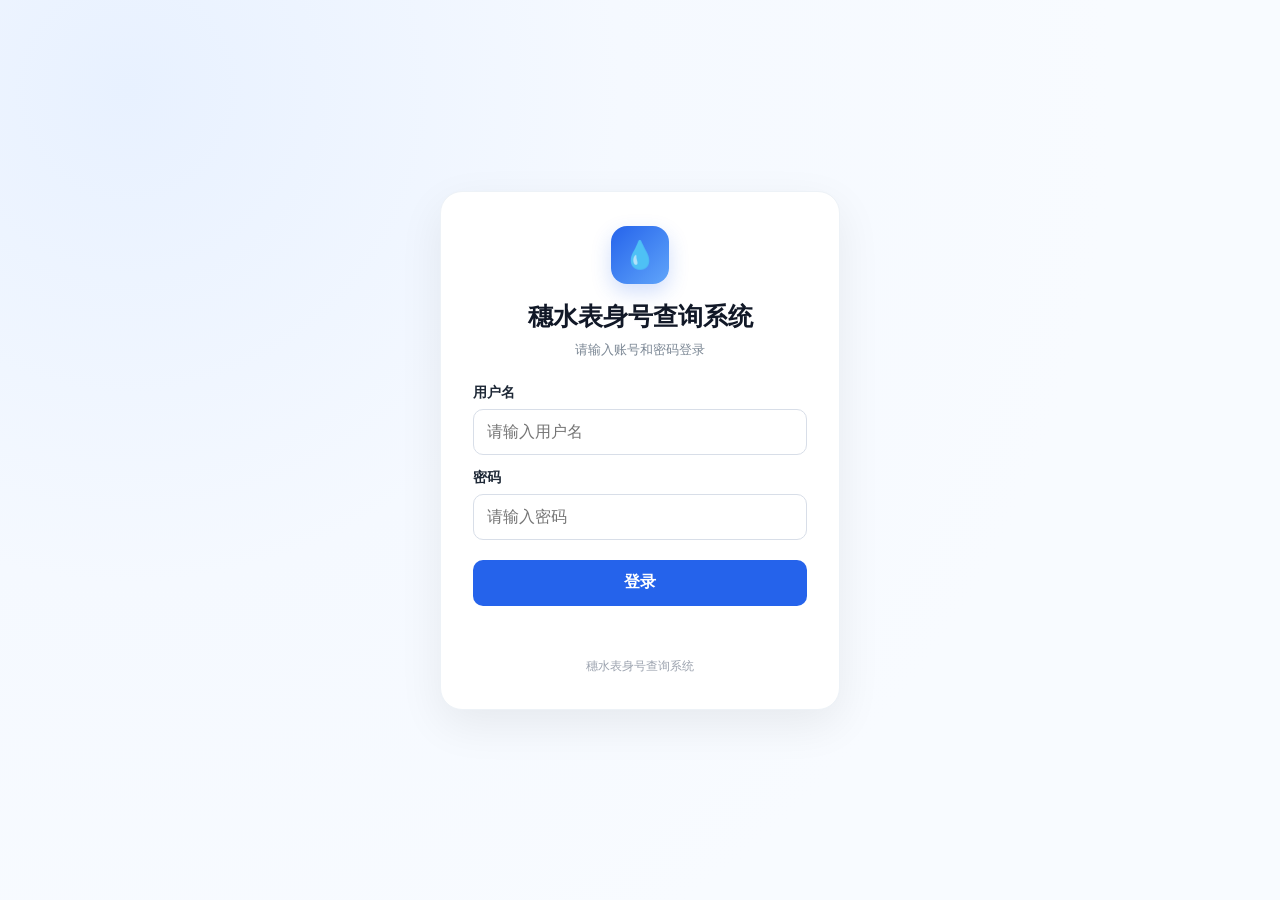
<file: index.html>
<!doctype html>
<html lang="zh-CN">

<head>
    <meta charset="utf-8">
    <meta name="viewport" content="width=device-width,initial-scale=1">

    <title>登录 - 穗水表身号查询系统</title>

    <link rel="stylesheet" href="./style.css">
</head>

<body class="login-page">

<div class="login-box">

    <div class="logo">
        💧
    </div>

    <h1>
        穗水表身号查询系统
    </h1>

    <div class="login-sub">
        请输入账号和密码登录
    </div>


    <form id="loginForm">

        <div class="field">

            <label for="username">
                用户名
            </label>

            <input
                id="username"
                type="text"
                autocomplete="username"
                placeholder="请输入用户名"
                required
            >

        </div>


        <div class="field">

            <label for="password">
                密码
            </label>

            <input
                id="password"
                type="password"
                autocomplete="current-password"
                placeholder="请输入密码"
                required
            >

        </div>


        <button
            class="login-btn"
            id="loginBtn"
            type="submit"
        >
            登录
        </button>


        <div
            class="login-error"
            id="error"
        ></div>

    </form>


    <div class="login-footer">
        穗水表身号查询系统
    </div>

</div>


<script>

/* =========================================================
   API 地址
========================================================= */

const API_BASE = "https://sg.oixvideos.top";


/* =========================================================
   已登录检查
========================================================= */

const oldToken =
    sessionStorage.getItem("suiwater_token");


if (oldToken) {

    fetch(
        API_BASE + "/api/auth/check",
        {
            method: "GET",

            headers: {
                "Authorization":
                    "Bearer " + oldToken
            }
        }
    )
    .then(response => {

        if (response.ok) {

            location.replace("query.html");

        } else {

            sessionStorage.removeItem(
                "suiwater_token"
            );

        }

    })
    .catch(() => {

        /*
         * API 暂时无法连接时，
         * 不影响登录页面显示。
         */

    });

}


/* =========================================================
   登录
========================================================= */

document
.getElementById("loginForm")
.addEventListener(
    "submit",
    async function(e) {

        e.preventDefault();


        const username =
            document
            .getElementById("username")
            .value
            .trim();


        const password =
            document
            .getElementById("password")
            .value;


        const error =
            document
            .getElementById("error");


        const btn =
            document
            .getElementById("loginBtn");


        error.textContent = "";


        if (!username || !password) {

            error.textContent =
                "请输入用户名和密码";

            return;
        }


        btn.disabled = true;

        btn.textContent =
            "⏳ 登录中...";


        try {

            const response =
                await fetch(
                    API_BASE + "/api/login",
                    {
                        method: "POST",

                        headers: {
                            "Content-Type":
                                "application/json"
                        },

                        body:
                            JSON.stringify({
                                username:
                                    username,

                                password:
                                    password
                            })
                    }
                );


            let data = {};

            try {

                data =
                    await response.json();

            } catch {

                throw new Error(
                    "服务器返回数据异常"
                );

            }


            if (
                !response.ok ||
                !data.success
            ) {

                throw new Error(
                    data.message ||
                    "用户名或密码错误"
                );

            }


            if (!data.token) {

                throw new Error(
                    "登录成功，但服务器没有返回 Token"
                );

            }


            /*
             * 保存登录 Token
             */

            sessionStorage.setItem(
                "suiwater_token",
                data.token
            );


            /*
             * 跳转查询页面
             */

            location.replace(
                "query.html"
            );


        } catch (e) {

            console.error(
                "登录错误：",
                e
            );


            error.textContent =
                e.message ||
                "登录失败，请检查 API 服务";


        } finally {

            btn.disabled = false;

            btn.textContent =
                "登录";

        }

    }
);

</script>

</body>
</html>
</file>
<file: style.css>
*{
    box-sizing:border-box;
}

html,
body{
    margin:0;
    min-height:100%;
    font-family:
        "Microsoft YaHei",
        "Segoe UI",
        "PingFang SC",
        Arial,
        sans-serif;
    color:#1f2937;
}

body{
    background:
        radial-gradient(
            circle at 10% 10%,
            #e8f1ff 0,
            #f5f9ff 35%,
            #f8fbff 70%
        );
}

button,
input,
textarea,
select{
    font:inherit;
}

button{
    cursor:pointer;
}


/* =========================================================
   登录页面
========================================================= */

.login-page{
    min-height:100vh;

    display:grid;

    place-items:center;

    padding:20px;
}


.login-box{
    width:min(400px,92vw);

    background:#fff;

    border:1px solid #edf2f7;

    border-radius:22px;

    padding:34px 32px;

    box-shadow:
        0 15px 45px rgba(0,0,0,.07);
}


.login-box .logo{
    width:58px;
    height:58px;

    border-radius:16px;

    display:grid;
    place-items:center;

    margin:0 auto 16px;

    background:
        linear-gradient(
            135deg,
            #2563eb,
            #60a5fa
        );

    color:#fff;

    font-size:27px;

    box-shadow:
        0 8px 20px
        rgba(37,99,235,.21);
}


.login-box h1{
    margin:0 0 8px;

    text-align:center;

    font-size:25px;

    font-weight:700;

    color:#111827;
}


.login-sub{
    text-align:center;

    color:#7b8794;

    font-size:13px;

    margin-bottom:25px;
}


.field{
    margin-bottom:14px;
}


.field label{
    display:block;

    font-size:14px;

    font-weight:600;

    margin-bottom:7px;
}


.field input{
    width:100%;

    height:46px;

    padding:0 13px;

    border:1px solid #d8dee8;

    border-radius:10px;

    background:#fff;

    outline:0;

    transition:.2s;
}


.field input:focus{
    border-color:#2563eb;

    box-shadow:
        0 0 0 3px
        rgba(37,99,235,.08);
}


.login-btn{
    width:100%;

    height:46px;

    margin-top:6px;

    border:0;

    border-radius:10px;

    background:#2563eb;

    color:#fff;

    font-weight:600;

    transition:.2s;
}


.login-btn:hover{
    background:#1d4ed8;
}


.login-btn:disabled{
    opacity:.65;

    cursor:not-allowed;
}


.login-error{
    min-height:22px;

    margin-top:12px;

    color:#dc2626;

    text-align:center;

    font-size:13px;
}


.login-footer{
    margin-top:18px;

    color:#9ca3af;

    text-align:center;

    font-size:12px;
}


/* =========================================================
   主容器
========================================================= */

.wrap{
    width:94%;

    max-width:1400px;

    margin:28px auto 45px;
}


/* =========================================================
   卡片
========================================================= */

.card{
    background:
        rgba(255,255,255,.96);

    border:1px solid #e7edf5;

    border-radius:16px;

    box-shadow:
        0 8px 28px
        rgba(31,41,55,.07);

    margin-bottom:18px;
}


/* =========================================================
   顶部
========================================================= */

.header{
    padding:22px 26px;

    display:flex;

    align-items:center;

    justify-content:space-between;

    gap:20px;
}


.logo-area{
    display:flex;

    align-items:center;

    gap:15px;
}


.header .logo{
    width:48px;
    height:48px;

    border-radius:12px;

    display:flex;

    align-items:center;

    justify-content:center;

    background:
        linear-gradient(
            135deg,
            #2563eb,
            #3b82f6
        );

    color:#fff;

    font-size:25px;

    box-shadow:
        0 6px 16px
        rgba(37,99,235,.25);
}


.title h1{
    margin:0;

    font-size:24px;

    font-weight:700;

    color:#111827;
}


.title .sub{
    margin-top:5px;

    font-size:13px;

    color:#7b8794;
}


.header-right{
    display:flex;

    align-items:center;

    gap:10px;
}


.server-status{
    display:flex;

    align-items:center;

    gap:8px;

    padding:8px 13px;

    border-radius:20px;

    background:#f0fdf4;

    color:#15803d;

    font-size:13px;

    white-space:nowrap;
}


.server-dot{
    width:8px;
    height:8px;

    background:#22c55e;

    border-radius:50%;

    flex:none;
}


.logout{
    height:36px;

    padding:0 14px;

    border:1px solid #d8e0ea;

    border-radius:8px;

    background:#fff;

    color:#374151;

    font-size:13px;

    transition:.18s;
}


.logout:hover{
    background:#f8fafc;

    transform:translateY(-1px);
}


/* =========================================================
   查询区域
========================================================= */

.search-card{
    padding:24px 26px 22px;
}


.section-title{
    display:flex;

    align-items:center;

    justify-content:space-between;

    margin-bottom:14px;
}


.section-title h3{
    margin:0;

    font-size:17px;

    color:#111827;
}


.section-title span{
    font-size:12px;

    color:#9ca3af;
}


/* =========================================================
   输入框
========================================================= */

textarea{
    display:block;

    width:100%;

    height:190px;

    padding:16px 17px;

    border:1px solid #d9e1eb;

    border-radius:11px;

    background:#fbfdff;

    color:#1f2937;

    font-family:inherit;

    font-size:15px;

    line-height:1.65;

    outline:none;

    resize:vertical;

    transition:.2s;
}


textarea:focus{
    border-color:#60a5fa;

    background:#fff;

    box-shadow:
        0 0 0 3px
        rgba(59,130,246,.10);
}


textarea::placeholder{
    color:#a4adba;
}


/* =========================================================
   提示
========================================================= */

.tip{
    margin-top:9px;

    color:#8a94a3;

    font-size:12px;

    line-height:1.6;
}


/* =========================================================
   控制栏
========================================================= */

.toolbar{
    margin-top:16px;

    padding:13px 14px;

    border:1px solid #e7ecf3;

    border-radius:11px;

    background:#f8fafc;

    display:flex;

    align-items:center;

    justify-content:space-between;

    gap:15px;

    flex-wrap:wrap;
}


.options{
    display:flex;

    align-items:center;

    gap:22px;

    flex-wrap:wrap;
}


.checkbox{
    display:flex;

    align-items:center;

    gap:7px;

    cursor:pointer;

    font-size:14px;

    color:#374151;
}


.checkbox input{
    width:16px;

    height:16px;

    cursor:pointer;
}


.limit-box{
    display:flex;

    align-items:center;

    gap:7px;

    font-size:14px;

    color:#4b5563;
}


.limit{
    width:72px;

    height:32px;

    padding:4px 8px;

    border:1px solid #d6dee8;

    border-radius:7px;

    background:#fff;

    text-align:center;

    outline:none;
}


.limit:focus{
    border-color:#60a5fa;
}


/* =========================================================
   按钮
========================================================= */

.buttons{
    display:flex;

    gap:8px;

    flex-wrap:wrap;
}


.buttons button{
    height:36px;

    padding:0 17px;

    border:0;

    border-radius:8px;

    font-family:inherit;

    font-size:14px;

    cursor:pointer;

    transition:.18s;
}


.buttons button:hover{
    transform:translateY(-1px);
}


.buttons button:active{
    transform:translateY(0);
}


.buttons button:disabled{
    opacity:.6;

    cursor:not-allowed;

    transform:none;
}


.btn-primary{
    background:#2563eb;

    color:#fff;

    box-shadow:
        0 3px 8px
        rgba(37,99,235,.18);
}


.btn-primary:hover{
    background:#1d4ed8;
}


.btn-normal{
    background:#fff;

    border:1px solid #d8e0ea !important;

    color:#374151;
}


.btn-normal:hover{
    background:#f8fafc;
}


.btn-green{
    background:#16a34a;

    color:#fff;
}


.btn-green:hover{
    background:#15803d;
}


/* =========================================================
   状态
========================================================= */

.status-bar{
    min-height:24px;

    margin-top:12px;

    display:flex;

    align-items:center;

    gap:8px;

    font-size:13px;

    color:#6b7280;
}


.status-icon{
    width:7px;

    height:7px;

    border-radius:50%;

    background:#22c55e;

    flex:none;
}


/* =========================================================
   统计
========================================================= */

.stats{
    display:grid;

    grid-template-columns:
        repeat(3,1fr);

    gap:16px;

    margin-bottom:18px;
}


.stat{
    padding:19px 22px;

    background:#fff;

    border:1px solid #e7edf5;

    border-radius:15px;

    box-shadow:
        0 6px 22px
        rgba(31,41,55,.055);
}


.stat-label{
    font-size:13px;

    color:#7b8794;
}


.num{
    margin-top:5px;

    font-size:28px;

    line-height:1.2;

    font-weight:700;

    color:#111827;
}


/* =========================================================
   结果区域
========================================================= */

.result-card{
    overflow:hidden;

    margin-top:20px;
}


.result-head{
    padding:19px 24px;

    display:flex;

    align-items:center;

    justify-content:space-between;

    border-bottom:1px solid #edf1f5;
}


.result-head h3{
    margin:0;

    font-size:17px;
}


.result-info{
    color:#9ca3af;

    font-size:12px;
}


.scroll{
    width:100%;

    max-height:560px;

    overflow:auto;
}


/* =========================================================
   表格
========================================================= */

table{
    width:100%;

    border-collapse:collapse;

    min-width:850px;
}


th,
td{
    padding:12px 15px;

    border-bottom:1px solid #edf1f5;

    text-align:left;

    white-space:nowrap;

    font-size:13px;
}


th{
    position:sticky;

    top:0;

    z-index:2;

    background:#f7f9fc;

    color:#4b5563;

    font-weight:600;
}


tbody tr:hover{
    background:#f8fbff;
}


td{
    color:#374151;
}


.ok{
    color:#16a34a !important;

    font-weight:600;
}


.no{
    color:#dc2626 !important;

    font-weight:600;
}


/* =========================================================
   空状态
========================================================= */

.empty{
    min-height:240px;

    display:flex;

    align-items:center;

    justify-content:center;

    flex-direction:column;

    color:#a0a8b4;

    font-size:14px;

    gap:9px;
}


.empty-icon{
    font-size:32px;

    opacity:.55;
}


/* =========================================================
   滚动条
========================================================= */

::-webkit-scrollbar{
    width:8px;

    height:8px;
}


::-webkit-scrollbar-track{
    background:#f3f5f8;
}


::-webkit-scrollbar-thumb{
    background:#cbd5e1;

    border-radius:10px;
}


::-webkit-scrollbar-thumb:hover{
    background:#94a3b8;
}


/* =========================================================
   手机
========================================================= */

@media(max-width:800px){

    .wrap{
        width:96%;

        margin-top:15px;
    }


    .header{
        padding:18px;
    }


    .header-right{
        flex-direction:column;

        align-items:flex-end;
    }


    .server-status{
        display:none;
    }


    .title h1{
        font-size:20px;
    }


    .title .sub{
        font-size:12px;
    }


    .search-card{
        padding:18px;
    }


    textarea{
        height:170px;
    }


    .toolbar{
        align-items:stretch;

        flex-direction:column;
    }


    .options{
        width:100%;

        justify-content:flex-start;
    }


    .buttons{
        width:100%;
    }


    .buttons button{
        flex:1;

        min-width:80px;
    }


    .stats{
        grid-template-columns:1fr;

        gap:10px;
    }


    .stat{
        padding:15px 18px;
    }


    .result-head{
        padding:16px 18px;
    }


    .logout{
        display:block;
    }

}


@media(max-width:500px){

    .logo-area{
        gap:10px;
    }


    .header .logo{
        width:42px;

        height:42px;

        font-size:22px;
    }


    .title h1{
        font-size:18px;
    }


    .title .sub{
        display:none;
    }


    .header-right{
        gap:0;
    }


    .logout{
        padding:0 11px;

        font-size:12px;
    }


    .options{
        gap:14px;
    }


    .limit-box{
        width:auto;
    }

}
</file>
